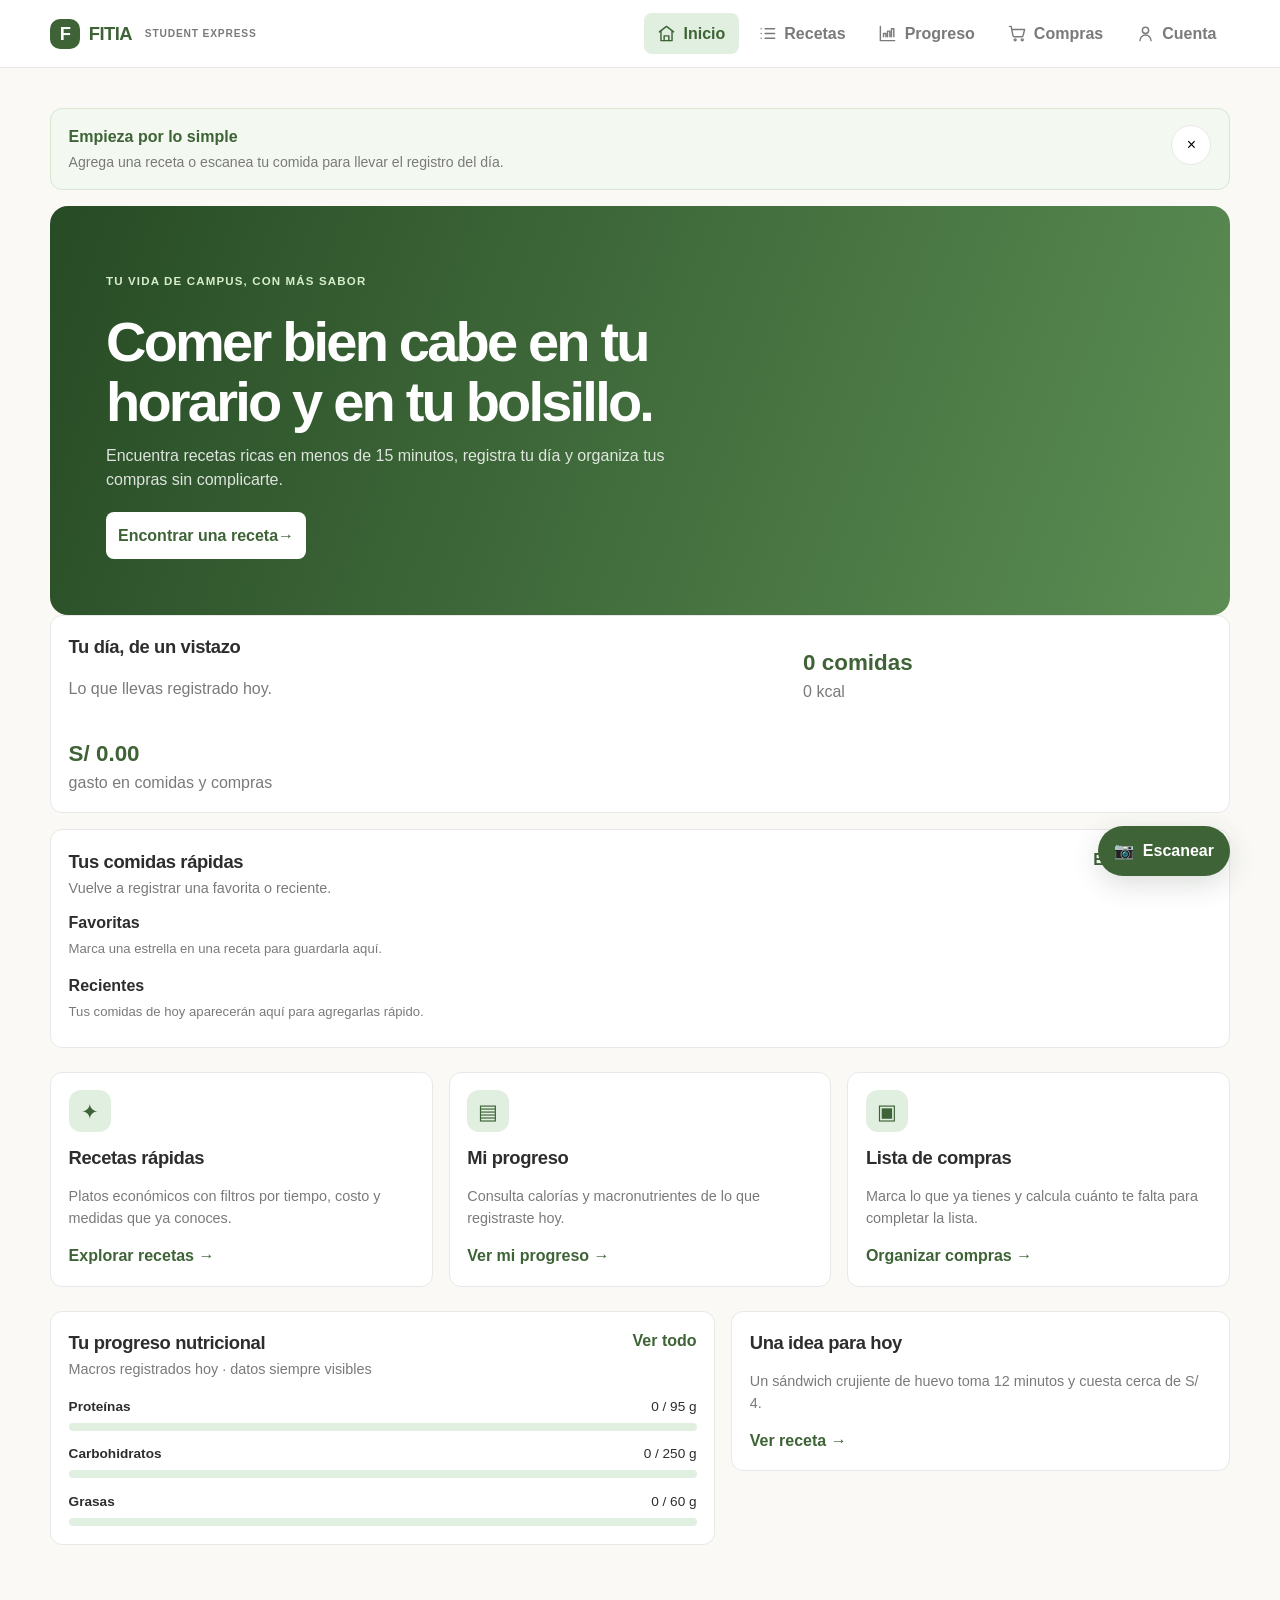
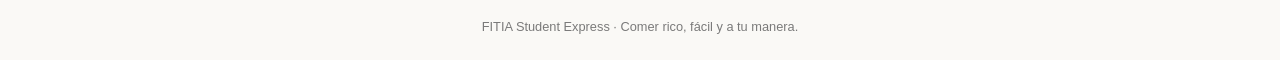
<file: index.html>
<!DOCTYPE html>
<html lang="es">
<head>
    <meta charset="UTF-8">
    <meta name="viewport" content="width=device-width, initial-scale=1.0">
    <meta name="theme-color" content="#3E6336">
    <title>Inicio | FITIA Student Express</title>
    <link rel="stylesheet" href="css/styles.css">
    <script src="js/app.js" defer></script>
</head>
<body>
    <header class="site-header">
        <a class="brand" href="index.html" aria-label="FITIA Student Express, inicio"><span class="brand-mark">F</span> FITIA <span class="brand-express">STUDENT EXPRESS</span></a>
        <nav class="desktop-nav" aria-label="Navegación principal">
            <a class="active" href="index.html" aria-current="page"><svg class="nav-icon" viewBox="0 0 24 24" aria-hidden="true" focusable="false"><path d="m3 10 9-7 9 7"/><path d="M5 9v12h14V9"/><path d="M9 21v-6h6v6"/></svg><span>Inicio</span></a>
            <a href="pages/recetas.html"><svg class="nav-icon" viewBox="0 0 24 24" aria-hidden="true" focusable="false"><path d="M9 6h12M9 12h12M9 18h12"/><path d="M4 6h.01M4 12h.01M4 18h.01"/></svg><span>Recetas</span></a>
            <a href="pages/progreso.html"><svg class="nav-icon" viewBox="0 0 24 24" aria-hidden="true" focusable="false"><path d="M3 3v18h18"/><path d="M7 16v-4h3v4M12 16V9h3v7M17 16V6h3v10"/></svg><span>Progreso</span></a>
            <a href="pages/compras.html"><svg class="nav-icon" viewBox="0 0 24 24" aria-hidden="true" focusable="false"><path d="M2 3h2l2.2 11.5a2 2 0 0 0 2 1.6h8.9a2 2 0 0 0 2-1.6L21 7H5"/><circle cx="9" cy="20" r="1.25"/><circle cx="18" cy="20" r="1.25"/></svg><span>Compras</span></a>
            <a href="pages/cuenta.html"><svg class="nav-icon" viewBox="0 0 24 24" aria-hidden="true" focusable="false"><circle cx="12" cy="8" r="4"/><path d="M5 21a7 7 0 0 1 14 0"/></svg><span>Cuenta</span></a>
        </nav>
    </header>
    <main class="page-shell">
        <aside class="module-guide surface" data-module-guide="inicio" hidden>
            <div><strong>Empieza por lo simple</strong><p>Agrega una receta o escanea tu comida para llevar el registro del día.</p></div>
            <button class="icon-button" type="button" data-dismiss-guide aria-label="Cerrar guía">×</button>
        </aside>
        <section class="hero">
            <p class="eyebrow">TU VIDA DE CAMPUS, CON MÁS SABOR</p>
            <h1>Comer bien cabe en tu horario y en tu bolsillo.</h1>
            <p>Encuentra recetas ricas en menos de 15 minutos, registra tu día y organiza tus compras sin complicarte.</p>
            <a class="button" href="pages/recetas.html">Encontrar una receta <span aria-hidden="true">→</span></a>
        </section>
        <section class="budget-card surface" aria-label="Resumen de hoy">
            <div><h2>Tu día, de un vistazo</h2><p class="muted">Lo que llevas registrado hoy.</p></div>
            <div><strong id="meal-count">0 comidas</strong><span id="total-calories" class="muted">0 kcal</span></div>
            <div><strong id="total-cost">S/ 0.00</strong><span class="muted">gasto en comidas y compras</span></div>
        </section>
        <section class="quick-meals panel surface" aria-labelledby="quick-meals-title">
            <div class="section-title-row"><div><h2 id="quick-meals-title">Tus comidas rápidas</h2><p class="muted">Vuelve a registrar una favorita o reciente.</p></div><a class="text-link" href="pages/progreso.html">Editar registros</a></div>
            <div id="quick-meals" class="quick-meal-list"></div>
        </section>
        <section class="home-grid" aria-label="Herramientas de FITIA">
            <article class="feature-card surface"><span class="feature-icon" aria-hidden="true">✦</span><h2>Recetas rápidas</h2><p>Platos económicos con filtros por tiempo, costo y medidas que ya conoces.</p><a class="text-link" href="pages/recetas.html">Explorar recetas →</a></article>
            <article class="feature-card surface"><span class="feature-icon" aria-hidden="true">▤</span><h2>Mi progreso</h2><p>Consulta calorías y macronutrientes de lo que registraste hoy.</p><a class="text-link" href="pages/progreso.html">Ver mi progreso →</a></article>
            <article class="feature-card surface"><span class="feature-icon" aria-hidden="true">▣</span><h2>Lista de compras</h2><p>Marca lo que ya tienes y calcula cuánto te falta para completar la lista.</p><a class="text-link" href="pages/compras.html">Organizar compras →</a></article>
        </section>
        <section class="dashboard-grid">
            <article class="panel surface"><div class="section-title-row"><div><h2>Tu progreso nutricional</h2><p>Macros registrados hoy · datos siempre visibles</p></div><a class="text-link" href="pages/progreso.html">Ver todo</a></div>
                <div class="macro-bars spaced-top">
                    <div class="macro-line"><strong>Proteínas</strong><span id="protein-value">0 / 95 g</span><div class="progress-track"><span id="protein-bar"></span></div></div>
                    <div class="macro-line"><strong>Carbohidratos</strong><span id="carbs-value">0 / 250 g</span><div class="progress-track"><span id="carbs-bar"></span></div></div>
                    <div class="macro-line"><strong>Grasas</strong><span id="fat-value">0 / 60 g</span><div class="progress-track"><span id="fat-bar"></span></div></div>
                </div>
            </article>
            <aside class="panel surface"><h2>Una idea para hoy</h2><p>Un sándwich crujiente de huevo toma 12 minutos y cuesta cerca de S/ 4.</p><a class="text-link" href="pages/recetas.html">Ver receta →</a></aside>
        </section>
    </main>
    <footer class="footer">FITIA Student Express · Comer rico, fácil y a tu manera.</footer>
    <nav class="mobile-nav" aria-label="Navegación móvil">
        <a class="active" href="index.html" aria-current="page"><svg class="nav-icon" viewBox="0 0 24 24" aria-hidden="true" focusable="false"><path d="m3 10 9-7 9 7"/><path d="M5 9v12h14V9"/><path d="M9 21v-6h6v6"/></svg><span>Inicio</span></a>
        <a href="pages/recetas.html"><svg class="nav-icon" viewBox="0 0 24 24" aria-hidden="true" focusable="false"><path d="M9 6h12M9 12h12M9 18h12"/><path d="M4 6h.01M4 12h.01M4 18h.01"/></svg><span>Recetas</span></a>
        <a href="pages/progreso.html"><svg class="nav-icon" viewBox="0 0 24 24" aria-hidden="true" focusable="false"><path d="M3 3v18h18"/><path d="M7 16v-4h3v4M12 16V9h3v7M17 16V6h3v10"/></svg><span>Progreso</span></a>
        <a href="pages/compras.html"><svg class="nav-icon" viewBox="0 0 24 24" aria-hidden="true" focusable="false"><path d="M2 3h2l2.2 11.5a2 2 0 0 0 2 1.6h8.9a2 2 0 0 0 2-1.6L21 7H5"/><circle cx="9" cy="20" r="1.25"/><circle cx="18" cy="20" r="1.25"/></svg><span>Compras</span></a>
        <a href="pages/cuenta.html"><svg class="nav-icon" viewBox="0 0 24 24" aria-hidden="true" focusable="false"><circle cx="12" cy="8" r="4"/><path d="M5 21a7 7 0 0 1 14 0"/></svg><span>Cuenta</span></a>
    </nav>
    <div id="toast" class="toast" role="status" aria-live="polite"></div>
</body>
</html>
</file>
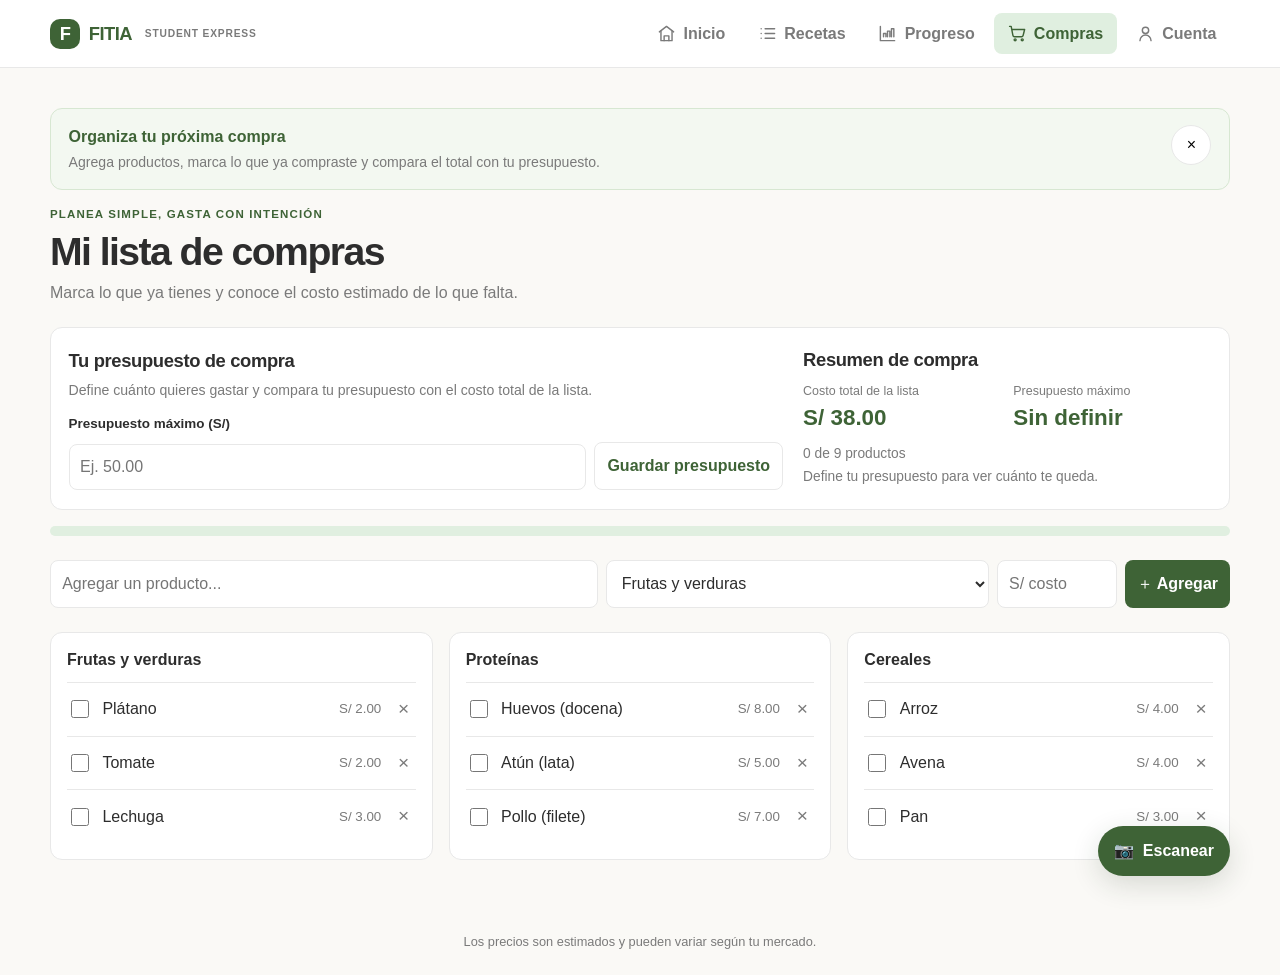
<file: pages/compras.html>
<!DOCTYPE html>
<html lang="es">
<head>
    <meta charset="UTF-8">
    <meta name="viewport" content="width=device-width, initial-scale=1.0">
    <meta name="theme-color" content="#3E6336">
    <title>Lista de compras | FITIA Student Express</title>
    <link rel="stylesheet" href="../css/styles.css">
    <script src="../js/app.js" defer></script>
</head>
<body>
    <header class="site-header">
        <a class="brand" href="../index.html" aria-label="FITIA Student Express, inicio"><span class="brand-mark">F</span> FITIA <span class="brand-express">STUDENT EXPRESS</span></a>
        <nav class="desktop-nav" aria-label="Navegación principal">
            <a href="../index.html"><svg class="nav-icon" viewBox="0 0 24 24" aria-hidden="true" focusable="false"><path d="m3 10 9-7 9 7"/><path d="M5 9v12h14V9"/><path d="M9 21v-6h6v6"/></svg><span>Inicio</span></a>
            <a href="recetas.html"><svg class="nav-icon" viewBox="0 0 24 24" aria-hidden="true" focusable="false"><path d="M9 6h12M9 12h12M9 18h12"/><path d="M4 6h.01M4 12h.01M4 18h.01"/></svg><span>Recetas</span></a>
            <a href="progreso.html"><svg class="nav-icon" viewBox="0 0 24 24" aria-hidden="true" focusable="false"><path d="M3 3v18h18"/><path d="M7 16v-4h3v4M12 16V9h3v7M17 16V6h3v10"/></svg><span>Progreso</span></a>
            <a class="active" href="compras.html" aria-current="page"><svg class="nav-icon" viewBox="0 0 24 24" aria-hidden="true" focusable="false"><path d="M2 3h2l2.2 11.5a2 2 0 0 0 2 1.6h8.9a2 2 0 0 0 2-1.6L21 7H5"/><circle cx="9" cy="20" r="1.25"/><circle cx="18" cy="20" r="1.25"/></svg><span>Compras</span></a>
            <a href="cuenta.html"><svg class="nav-icon" viewBox="0 0 24 24" aria-hidden="true" focusable="false"><circle cx="12" cy="8" r="4"/><path d="M5 21a7 7 0 0 1 14 0"/></svg><span>Cuenta</span></a>
        </nav>
    </header>
    <main class="page-shell">
        <aside class="module-guide surface" data-module-guide="compras" hidden>
            <div><strong>Organiza tu próxima compra</strong><p>Agrega productos, marca lo que ya compraste y compara el total con tu presupuesto.</p></div>
            <button class="icon-button" type="button" data-dismiss-guide aria-label="Cerrar guía">×</button>
        </aside>
        <section class="page-heading"><p class="eyebrow">PLANEA SIMPLE, GASTA CON INTENCIÓN</p><h1>Mi lista de compras</h1><p>Marca lo que ya tienes y conoce el costo estimado de lo que falta.</p></section>
        <section class="budget-card surface" aria-label="Presupuesto de compras">
            <div class="budget-editor">
                <h2>Tu presupuesto de compra</h2>
                <p class="muted">Define cuánto quieres gastar y compara tu presupuesto con el costo total de la lista.</p>
                <form id="shopping-budget-form" class="shopping-budget-form">
                    <label for="shopping-budget">Presupuesto máximo (S/)</label>
                    <input id="shopping-budget" type="number" min="0" step="0.10" inputmode="decimal" placeholder="Ej. 50.00">
                    <button class="button button-secondary" type="submit">Guardar presupuesto</button>
                </form>
            </div>
            <div class="shopping-budget-summary">
                <h2>Resumen de compra</h2>
                <div class="shopping-budget-totals">
                    <div><span class="muted">Costo total de la lista</span><strong id="shopping-total">S/ 0.00</strong></div>
                    <div><span class="muted">Presupuesto máximo</span><strong id="shopping-budget-value">Sin definir</strong></div>
                </div>
                <p id="shopping-count" class="muted">0 de 0 productos</p>
                <p id="shopping-budget-status" class="shopping-budget-status muted" aria-live="polite">Define tu presupuesto para ver cuánto te queda.</p>
            </div>
        </section>
        <div class="progress-track shopping-progress" role="progressbar" aria-label="Productos comprados" aria-valuemin="0" aria-valuemax="100"><span id="shopping-progress"></span></div>
        <form id="add-item-form" class="add-item-form">
            <label class="sr-only" for="new-item">Agregar producto a la lista</label>
            <input id="new-item" type="text" maxlength="60" placeholder="Agregar un producto..." required>
            <label class="sr-only" for="item-category">Categoría del producto</label>
            <select id="item-category" aria-label="Categoría del producto">
                <option value="Frutas y verduras">Frutas y verduras</option>
                <option value="Proteínas">Proteínas</option>
                <option value="Cereales">Cereales</option>
                <option value="__custom__">＋ Crear categoría personalizada</option>
            </select>
            <label class="sr-only" for="custom-category">Nombre de la nueva categoría</label>
            <input id="custom-category" type="text" maxlength="40" placeholder="Nombre de la categoría" hidden>
            <label class="sr-only" for="new-item-cost">Costo estimado en soles, opcional</label>
            <input id="new-item-cost" class="cost-input" type="number" min="0" step="0.10" inputmode="decimal" placeholder="S/ costo">
            <button class="button button-primary" type="submit">＋ Agregar</button>
        </form>
        <section id="shopping-list" class="home-grid" aria-label="Productos por categoría"></section>
    </main>
    <footer class="footer">Los precios son estimados y pueden variar según tu mercado.</footer>
    <nav class="mobile-nav" aria-label="Navegación móvil">
        <a href="../index.html"><svg class="nav-icon" viewBox="0 0 24 24" aria-hidden="true" focusable="false"><path d="m3 10 9-7 9 7"/><path d="M5 9v12h14V9"/><path d="M9 21v-6h6v6"/></svg><span>Inicio</span></a>
        <a href="recetas.html"><svg class="nav-icon" viewBox="0 0 24 24" aria-hidden="true" focusable="false"><path d="M9 6h12M9 12h12M9 18h12"/><path d="M4 6h.01M4 12h.01M4 18h.01"/></svg><span>Recetas</span></a>
        <a href="progreso.html"><svg class="nav-icon" viewBox="0 0 24 24" aria-hidden="true" focusable="false"><path d="M3 3v18h18"/><path d="M7 16v-4h3v4M12 16V9h3v7M17 16V6h3v10"/></svg><span>Progreso</span></a>
        <a class="active" href="compras.html" aria-current="page"><svg class="nav-icon" viewBox="0 0 24 24" aria-hidden="true" focusable="false"><path d="M2 3h2l2.2 11.5a2 2 0 0 0 2 1.6h8.9a2 2 0 0 0 2-1.6L21 7H5"/><circle cx="9" cy="20" r="1.25"/><circle cx="18" cy="20" r="1.25"/></svg><span>Compras</span></a>
        <a href="cuenta.html"><svg class="nav-icon" viewBox="0 0 24 24" aria-hidden="true" focusable="false"><circle cx="12" cy="8" r="4"/><path d="M5 21a7 7 0 0 1 14 0"/></svg><span>Cuenta</span></a>
    </nav>
    <div id="toast" class="toast" role="status" aria-live="polite"></div>
</body>
</html>
</file>
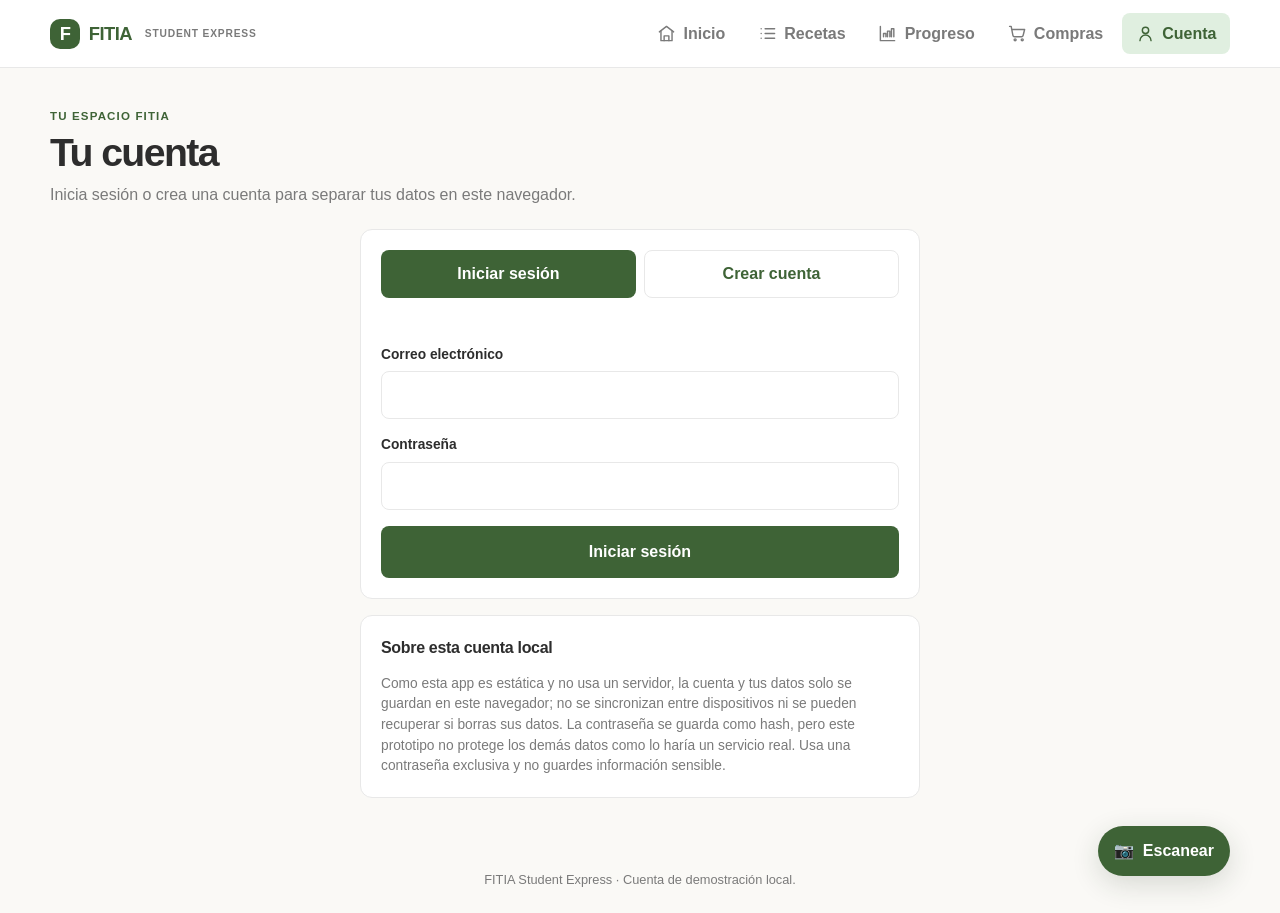
<file: pages/cuenta.html>
<!DOCTYPE html>
<html lang="es">
<head>
    <meta charset="UTF-8">
    <meta name="viewport" content="width=device-width, initial-scale=1.0">
    <meta name="theme-color" content="#3E6336">
    <title>Mi cuenta | FITIA Student Express</title>
    <link rel="stylesheet" href="../css/styles.css">
    <script src="../js/app.js" defer></script>
</head>
<body>
    <header class="site-header">
        <a class="brand" href="../index.html" aria-label="FITIA Student Express, inicio"><span class="brand-mark">F</span> FITIA <span class="brand-express">STUDENT EXPRESS</span></a>
        <nav class="desktop-nav" aria-label="Navegación principal">
            <a href="../index.html"><svg class="nav-icon" viewBox="0 0 24 24" aria-hidden="true" focusable="false"><path d="m3 10 9-7 9 7"/><path d="M5 9v12h14V9"/><path d="M9 21v-6h6v6"/></svg><span>Inicio</span></a>
            <a href="recetas.html"><svg class="nav-icon" viewBox="0 0 24 24" aria-hidden="true" focusable="false"><path d="M9 6h12M9 12h12M9 18h12"/><path d="M4 6h.01M4 12h.01M4 18h.01"/></svg><span>Recetas</span></a>
            <a href="progreso.html"><svg class="nav-icon" viewBox="0 0 24 24" aria-hidden="true" focusable="false"><path d="M3 3v18h18"/><path d="M7 16v-4h3v4M12 16V9h3v7M17 16V6h3v10"/></svg><span>Progreso</span></a>
            <a href="compras.html"><svg class="nav-icon" viewBox="0 0 24 24" aria-hidden="true" focusable="false"><path d="M2 3h2l2.2 11.5a2 2 0 0 0 2 1.6h8.9a2 2 0 0 0 2-1.6L21 7H5"/><circle cx="9" cy="20" r="1.25"/><circle cx="18" cy="20" r="1.25"/></svg><span>Compras</span></a>
            <a class="active" href="cuenta.html" aria-current="page"><svg class="nav-icon" viewBox="0 0 24 24" aria-hidden="true" focusable="false"><circle cx="12" cy="8" r="4"/><path d="M5 21a7 7 0 0 1 14 0"/></svg><span>Cuenta</span></a>
        </nav>
    </header>
    <main class="page-shell">
        <section class="page-heading">
            <p class="eyebrow">TU ESPACIO FITIA</p>
            <h1>Tu cuenta</h1>
            <p>Inicia sesión o crea una cuenta para separar tus datos en este navegador.</p>
        </section>
        <section id="account-guest" class="auth-card surface" hidden>
            <div id="auth-tabs" class="auth-tabs" role="group" aria-label="Elegir acceso">
                <button class="button button-primary" type="button" data-mode="login" aria-pressed="true">Iniciar sesión</button>
                <button class="button button-secondary" type="button" data-mode="register" aria-pressed="false">Crear cuenta</button>
            </div>
            <p id="auth-message" class="auth-message" role="status" aria-live="polite"></p>
            <form id="login-form" class="auth-form">
                <div class="form-field"><label for="login-email">Correo electrónico</label><input id="login-email" type="email" name="email" autocomplete="username" maxlength="254" required></div>
                <div class="form-field"><label for="login-password">Contraseña</label><input id="login-password" type="password" name="password" autocomplete="current-password" required></div>
                <button class="button button-primary button-full" type="submit">Iniciar sesión</button>
            </form>
            <form id="register-form" class="auth-form" hidden>
                <div class="form-field"><label for="register-name">Nombre</label><input id="register-name" type="text" name="name" autocomplete="name" maxlength="100" required></div>
                <div class="form-field"><label for="register-email">Correo electrónico</label><input id="register-email" type="email" name="email" autocomplete="email" maxlength="254" required></div>
                <div class="form-field"><label for="register-password">Contraseña (mínimo 8 caracteres)</label><input id="register-password" type="password" name="new-password" autocomplete="new-password" minlength="8" required></div>
                <div class="form-field"><label for="register-confirm-password">Confirmar contraseña</label><input id="register-confirm-password" type="password" name="confirm-password" autocomplete="new-password" minlength="8" required></div>
                <button class="button button-primary button-full" type="submit">Crear cuenta</button>
            </form>
        </section>
        <section id="account-session" class="account-panel surface" aria-labelledby="account-greeting" hidden>
            <span class="feature-icon" aria-hidden="true">☺</span>
            <h2 id="account-greeting">¡Hola!</h2>
            <p class="muted">Sesión iniciada como <strong id="account-email"></strong></p>
            <p id="account-message" class="auth-message" role="status" aria-live="polite"></p>
            <button id="logout-button" class="button button-secondary button-full" type="button">Cerrar sesión</button>
        </section>
        <aside class="local-account-notice surface">
            <h2>Sobre esta cuenta local</h2>
            <p>Como esta app es estática y no usa un servidor, la cuenta y tus datos solo se guardan en este navegador; no se sincronizan entre dispositivos ni se pueden recuperar si borras sus datos. La contraseña se guarda como hash, pero este prototipo no protege los demás datos como lo haría un servicio real. Usa una contraseña exclusiva y no guardes información sensible.</p>
        </aside>
    </main>
    <footer class="footer">FITIA Student Express · Cuenta de demostración local.</footer>
    <nav class="mobile-nav" aria-label="Navegación móvil">
        <a href="../index.html"><svg class="nav-icon" viewBox="0 0 24 24" aria-hidden="true" focusable="false"><path d="m3 10 9-7 9 7"/><path d="M5 9v12h14V9"/><path d="M9 21v-6h6v6"/></svg><span>Inicio</span></a>
        <a href="recetas.html"><svg class="nav-icon" viewBox="0 0 24 24" aria-hidden="true" focusable="false"><path d="M9 6h12M9 12h12M9 18h12"/><path d="M4 6h.01M4 12h.01M4 18h.01"/></svg><span>Recetas</span></a>
        <a href="progreso.html"><svg class="nav-icon" viewBox="0 0 24 24" aria-hidden="true" focusable="false"><path d="M3 3v18h18"/><path d="M7 16v-4h3v4M12 16V9h3v7M17 16V6h3v10"/></svg><span>Progreso</span></a>
        <a href="compras.html"><svg class="nav-icon" viewBox="0 0 24 24" aria-hidden="true" focusable="false"><path d="M2 3h2l2.2 11.5a2 2 0 0 0 2 1.6h8.9a2 2 0 0 0 2-1.6L21 7H5"/><circle cx="9" cy="20" r="1.25"/><circle cx="18" cy="20" r="1.25"/></svg><span>Compras</span></a>
        <a class="active" href="cuenta.html" aria-current="page"><svg class="nav-icon" viewBox="0 0 24 24" aria-hidden="true" focusable="false"><circle cx="12" cy="8" r="4"/><path d="M5 21a7 7 0 0 1 14 0"/></svg><span>Cuenta</span></a>
    </nav>
    <div id="toast" class="toast" role="status" aria-live="polite"></div>
</body>
</html>
</file>
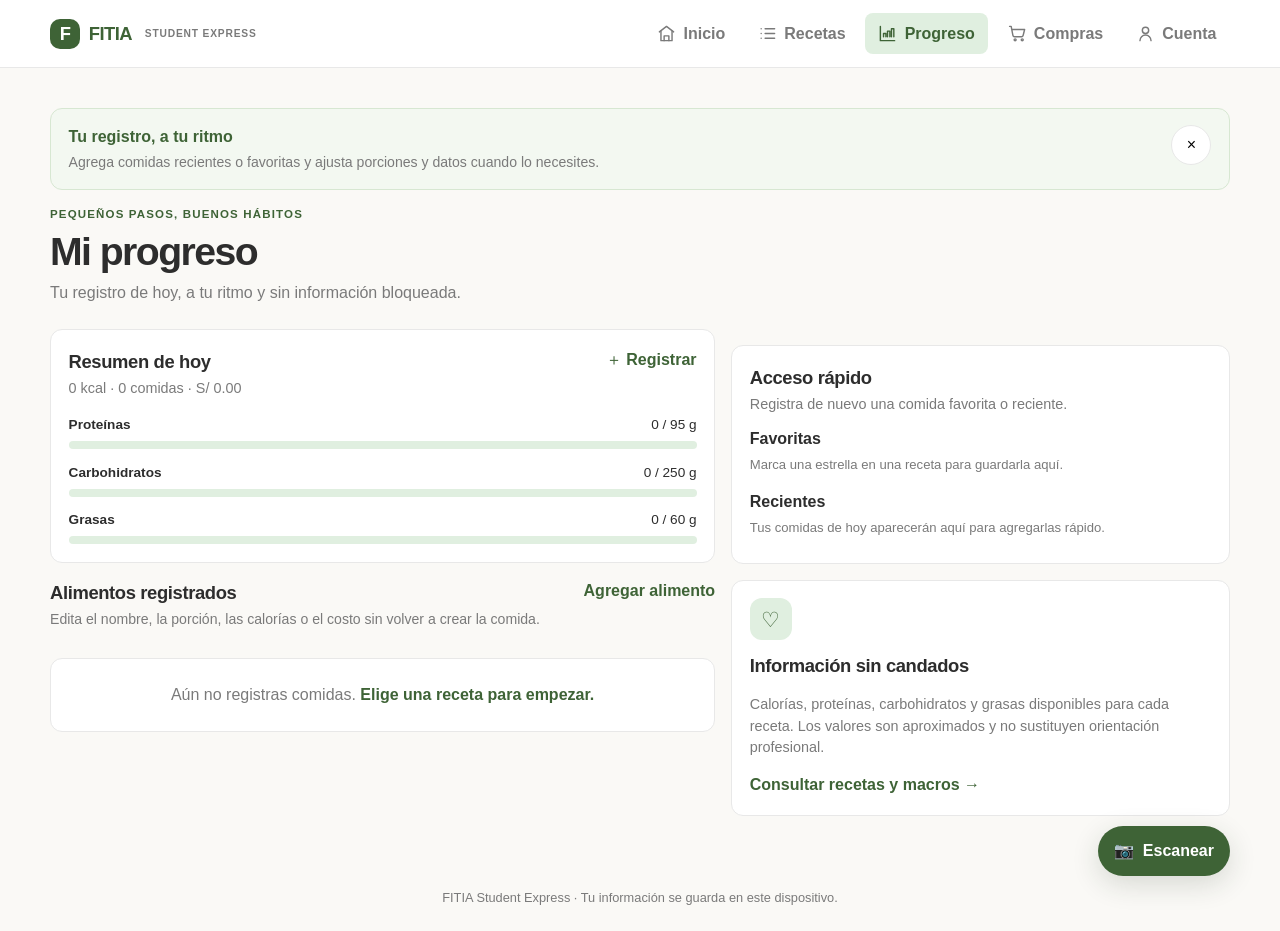
<file: pages/progreso.html>
<!DOCTYPE html>
<html lang="es">
<head>
    <meta charset="UTF-8">
    <meta name="viewport" content="width=device-width, initial-scale=1.0">
    <meta name="theme-color" content="#3E6336">
    <title>Mi progreso | FITIA Student Express</title>
    <link rel="stylesheet" href="../css/styles.css">
    <script src="../js/app.js" defer></script>
</head>
<body>
    <header class="site-header">
        <a class="brand" href="../index.html" aria-label="FITIA Student Express, inicio"><span class="brand-mark">F</span> FITIA <span class="brand-express">STUDENT EXPRESS</span></a>
        <nav class="desktop-nav" aria-label="Navegación principal">
            <a href="../index.html"><svg class="nav-icon" viewBox="0 0 24 24" aria-hidden="true" focusable="false"><path d="m3 10 9-7 9 7"/><path d="M5 9v12h14V9"/><path d="M9 21v-6h6v6"/></svg><span>Inicio</span></a>
            <a href="recetas.html"><svg class="nav-icon" viewBox="0 0 24 24" aria-hidden="true" focusable="false"><path d="M9 6h12M9 12h12M9 18h12"/><path d="M4 6h.01M4 12h.01M4 18h.01"/></svg><span>Recetas</span></a>
            <a class="active" href="progreso.html" aria-current="page"><svg class="nav-icon" viewBox="0 0 24 24" aria-hidden="true" focusable="false"><path d="M3 3v18h18"/><path d="M7 16v-4h3v4M12 16V9h3v7M17 16V6h3v10"/></svg><span>Progreso</span></a>
            <a href="compras.html"><svg class="nav-icon" viewBox="0 0 24 24" aria-hidden="true" focusable="false"><path d="M2 3h2l2.2 11.5a2 2 0 0 0 2 1.6h8.9a2 2 0 0 0 2-1.6L21 7H5"/><circle cx="9" cy="20" r="1.25"/><circle cx="18" cy="20" r="1.25"/></svg><span>Compras</span></a>
            <a href="cuenta.html"><svg class="nav-icon" viewBox="0 0 24 24" aria-hidden="true" focusable="false"><circle cx="12" cy="8" r="4"/><path d="M5 21a7 7 0 0 1 14 0"/></svg><span>Cuenta</span></a>
        </nav>
    </header>
    <main class="page-shell">
        <aside class="module-guide surface" data-module-guide="progreso" hidden>
            <div><strong>Tu registro, a tu ritmo</strong><p>Agrega comidas recientes o favoritas y ajusta porciones y datos cuando lo necesites.</p></div>
            <button class="icon-button" type="button" data-dismiss-guide aria-label="Cerrar guía">×</button>
        </aside>
        <section class="page-heading"><p class="eyebrow">PEQUEÑOS PASOS, BUENOS HÁBITOS</p><h1>Mi progreso</h1><p>Tu registro de hoy, a tu ritmo y sin información bloqueada.</p></section>
        <section class="dashboard-grid">
            <div>
                <article class="panel surface">
                    <div class="section-title-row"><div><h2>Resumen de hoy</h2><p><span id="total-calories">0 kcal</span> · <span id="meal-count">0 comidas</span> · <span class="sr-only">Gasto en comidas y compras: </span><span id="total-cost">S/ 0.00</span></p></div><a class="text-link" href="recetas.html">＋ Registrar</a></div>
                    <div class="macro-bars spaced-top">
                        <div class="macro-line"><strong>Proteínas</strong><span id="protein-value">0 / 95 g</span><div class="progress-track" role="progressbar" aria-label="Proteínas consumidas" aria-valuemin="0" aria-valuemax="95"><span id="protein-bar"></span></div></div>
                        <div class="macro-line"><strong>Carbohidratos</strong><span id="carbs-value">0 / 250 g</span><div class="progress-track" role="progressbar" aria-label="Carbohidratos consumidos" aria-valuemin="0" aria-valuemax="250"><span id="carbs-bar"></span></div></div>
                        <div class="macro-line"><strong>Grasas</strong><span id="fat-value">0 / 60 g</span><div class="progress-track" role="progressbar" aria-label="Grasas consumidas" aria-valuemin="0" aria-valuemax="60"><span id="fat-bar"></span></div></div>
                    </div>
                </article>
                <section class="meal-section" aria-labelledby="meals-title"><div class="section-title-row meal-section-heading"><div><h2 id="meals-title">Alimentos registrados</h2><p class="muted">Edita el nombre, la porción, las calorías o el costo sin volver a crear la comida.</p></div><a class="text-link" href="recetas.html">Agregar alimento</a></div><div id="meal-list" class="meal-list"></div><p id="empty-meals" class="empty-state surface">Aún no registras comidas. <a class="text-link" href="recetas.html">Elige una receta para empezar.</a></p></section>
            </div>
            <aside>
                <section class="quick-meals panel surface" aria-labelledby="quick-meals-title"><div class="section-title-row"><div><h2 id="quick-meals-title">Acceso rápido</h2><p class="muted">Registra de nuevo una comida favorita o reciente.</p></div></div><div id="quick-meals" class="quick-meal-list"></div></section>
                <section class="panel surface info-panel"><span class="feature-icon" aria-hidden="true">♡</span><h2>Información sin candados</h2><p>Calorías, proteínas, carbohidratos y grasas disponibles para cada receta. Los valores son aproximados y no sustituyen orientación profesional.</p><a class="text-link" href="recetas.html">Consultar recetas y macros →</a></section>
            </aside>
        </section>
    </main>
    <footer class="footer">FITIA Student Express · Tu información se guarda en este dispositivo.</footer>
    <nav class="mobile-nav" aria-label="Navegación móvil">
        <a href="../index.html"><svg class="nav-icon" viewBox="0 0 24 24" aria-hidden="true" focusable="false"><path d="m3 10 9-7 9 7"/><path d="M5 9v12h14V9"/><path d="M9 21v-6h6v6"/></svg><span>Inicio</span></a>
        <a href="recetas.html"><svg class="nav-icon" viewBox="0 0 24 24" aria-hidden="true" focusable="false"><path d="M9 6h12M9 12h12M9 18h12"/><path d="M4 6h.01M4 12h.01M4 18h.01"/></svg><span>Recetas</span></a>
        <a class="active" href="progreso.html" aria-current="page"><svg class="nav-icon" viewBox="0 0 24 24" aria-hidden="true" focusable="false"><path d="M3 3v18h18"/><path d="M7 16v-4h3v4M12 16V9h3v7M17 16V6h3v10"/></svg><span>Progreso</span></a>
        <a href="compras.html"><svg class="nav-icon" viewBox="0 0 24 24" aria-hidden="true" focusable="false"><path d="M2 3h2l2.2 11.5a2 2 0 0 0 2 1.6h8.9a2 2 0 0 0 2-1.6L21 7H5"/><circle cx="9" cy="20" r="1.25"/><circle cx="18" cy="20" r="1.25"/></svg><span>Compras</span></a>
        <a href="cuenta.html"><svg class="nav-icon" viewBox="0 0 24 24" aria-hidden="true" focusable="false"><circle cx="12" cy="8" r="4"/><path d="M5 21a7 7 0 0 1 14 0"/></svg><span>Cuenta</span></a>
    </nav>
    <div id="toast" class="toast" role="status" aria-live="polite"></div>
</body>
</html>
</file>
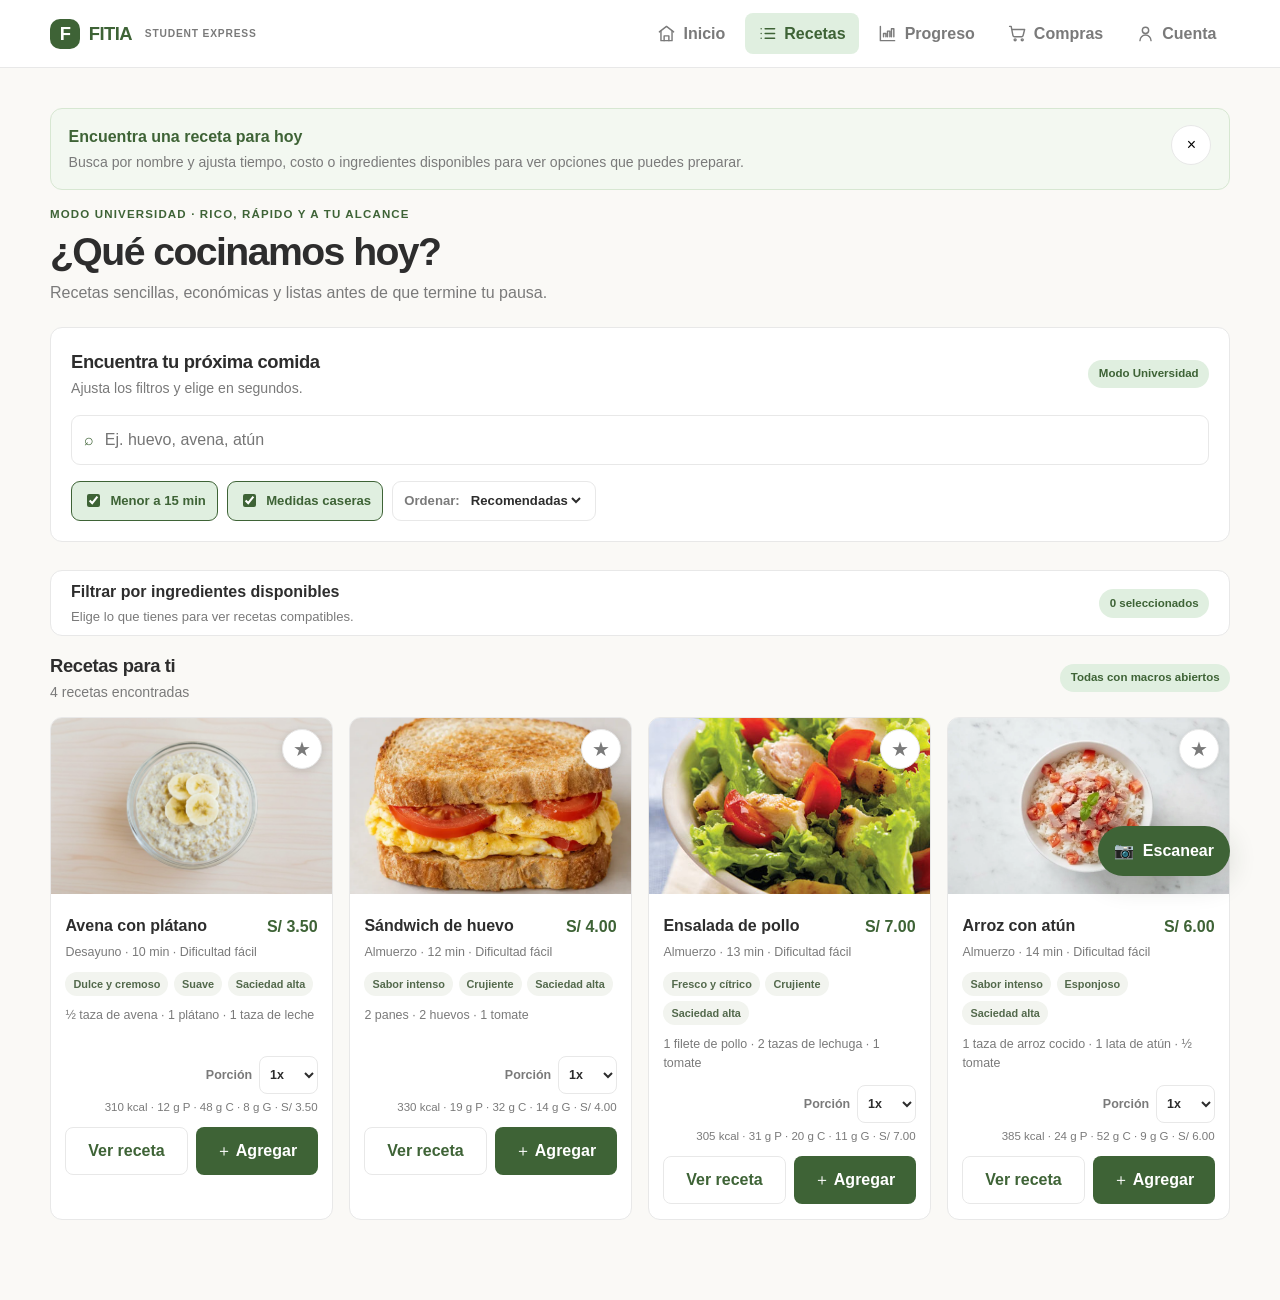
<file: pages/recetas.html>
<!DOCTYPE html>
<html lang="es">
<head>
    <meta charset="UTF-8">
    <meta name="viewport" content="width=device-width, initial-scale=1.0">
    <meta name="theme-color" content="#3E6336">
    <title>Recetas rápidas | FITIA Student Express</title>
    <link rel="stylesheet" href="../css/styles.css">
    <script src="../js/app.js" defer></script>
</head>
<body>
    <header class="site-header">
        <a class="brand" href="../index.html" aria-label="FITIA Student Express, inicio"><span class="brand-mark">F</span> FITIA <span class="brand-express">STUDENT EXPRESS</span></a>
        <nav class="desktop-nav" aria-label="Navegación principal">
            <a href="../index.html"><svg class="nav-icon" viewBox="0 0 24 24" aria-hidden="true" focusable="false"><path d="m3 10 9-7 9 7"/><path d="M5 9v12h14V9"/><path d="M9 21v-6h6v6"/></svg><span>Inicio</span></a>
            <a class="active" href="recetas.html" aria-current="page"><svg class="nav-icon" viewBox="0 0 24 24" aria-hidden="true" focusable="false"><path d="M9 6h12M9 12h12M9 18h12"/><path d="M4 6h.01M4 12h.01M4 18h.01"/></svg><span>Recetas</span></a>
            <a href="progreso.html"><svg class="nav-icon" viewBox="0 0 24 24" aria-hidden="true" focusable="false"><path d="M3 3v18h18"/><path d="M7 16v-4h3v4M12 16V9h3v7M17 16V6h3v10"/></svg><span>Progreso</span></a>
            <a href="compras.html"><svg class="nav-icon" viewBox="0 0 24 24" aria-hidden="true" focusable="false"><path d="M2 3h2l2.2 11.5a2 2 0 0 0 2 1.6h8.9a2 2 0 0 0 2-1.6L21 7H5"/><circle cx="9" cy="20" r="1.25"/><circle cx="18" cy="20" r="1.25"/></svg><span>Compras</span></a>
            <a href="cuenta.html"><svg class="nav-icon" viewBox="0 0 24 24" aria-hidden="true" focusable="false"><circle cx="12" cy="8" r="4"/><path d="M5 21a7 7 0 0 1 14 0"/></svg><span>Cuenta</span></a>
        </nav>
    </header>
    <main class="page-shell">
        <aside class="module-guide surface" data-module-guide="recetas" hidden>
            <div><strong>Encuentra una receta para hoy</strong><p>Busca por nombre y ajusta tiempo, costo o ingredientes disponibles para ver opciones que puedes preparar.</p></div>
            <button class="icon-button" type="button" data-dismiss-guide aria-label="Cerrar guía">×</button>
        </aside>
        <section class="page-heading">
            <p class="eyebrow">MODO UNIVERSIDAD · RICO, RÁPIDO Y A TU ALCANCE</p>
            <h1>¿Qué cocinamos hoy?</h1>
            <p>Recetas sencillas, económicas y listas antes de que termine tu pausa.</p>
        </section>
        <section class="filter-panel surface" aria-labelledby="filters-title">
            <div class="section-title-row"><div><h2 id="filters-title">Encuentra tu próxima comida</h2><p class="muted">Ajusta los filtros y elige en segundos.</p></div><span class="mode-badge">Modo Universidad</span></div>
            <label class="search-field"><span aria-hidden="true">⌕</span><span class="sr-only">Buscar recetas o ingredientes</span><input id="recipe-search" type="search" placeholder="Ej. huevo, avena, atún"></label>
            <div class="filter-row">
                <label class="filter-chip"><input id="quick-filter" type="checkbox" checked><span>Menor a 15 min</span></label>
                <label class="filter-chip"><input id="home-measures" type="checkbox" checked><span>Medidas caseras</span></label>
                <label class="filter-chip select-chip" for="sort-recipes">Ordenar:
                    <select id="sort-recipes" aria-label="Ordenar recetas"><option value="recommended">Recomendadas</option><option value="cost">Menor costo</option><option value="time">Menor tiempo</option></select>
                </label>
            </div>
        </section>
        <details class="available-panel surface">
            <summary><span><strong id="available-title">Filtrar por ingredientes disponibles</strong><span class="muted">Elige lo que tienes para ver recetas compatibles.</span></span><span id="selected-count" class="mode-badge" aria-live="polite">0 seleccionados</span></summary>
            <div class="available-content">
                <label class="search-field"><span aria-hidden="true">⌕</span><span class="sr-only">Buscar ingrediente disponible</span><input id="ingredient-search" type="search" placeholder="Buscar ingrediente..."></label>
                <div id="ingredient-categories" class="category-filters" role="group" aria-label="Filtrar ingredientes por categoría">
                    <button class="category-filter" type="button" data-category="Todos" aria-pressed="true">Todos</button>
                    <button class="category-filter" type="button" data-category="Proteínas" aria-pressed="false">Proteínas</button>
                    <button class="category-filter" type="button" data-category="Cereales" aria-pressed="false">Cereales</button>
                    <button class="category-filter" type="button" data-category="Verduras" aria-pressed="false">Verduras</button>
                    <button class="category-filter" type="button" data-category="Frutas" aria-pressed="false">Frutas</button>
                    <button class="category-filter" type="button" data-category="Lácteos" aria-pressed="false">Lácteos</button>
                </div>
                <div id="ingredient-list" class="ingredient-grid" aria-live="polite"></div>
                <div class="ingredient-footer">
                    <div id="selected-ingredients" class="selected-ingredients" aria-live="polite"></div>
                    <button id="clear-ingredients" class="button button-secondary" type="button" disabled>Limpiar selección</button>
                </div>
                <p class="ingredient-hint">Las recetas que incluyan al menos uno de estos ingredientes aparecerán primero filtradas.</p>
            </div>
        </details>
        <section class="recipes-section" aria-labelledby="recipes-title">
            <div class="section-title-row results-heading"><div><h2 id="recipes-title">Recetas para ti</h2><p id="results-count" class="muted" aria-live="polite"></p></div><span class="small-note">Todas con macros abiertos</span></div>
            <div id="recipe-list" class="recipe-grid" aria-live="polite">
                <article class="recipe-card surface" data-name="avena con plátano" data-ingredients="avena platano banana leche" data-steps="Calienta la leche en una olla pequeña.|Agrega la avena y cocina, removiendo, hasta que quede cremosa.|Sirve con el plátano en rodajas." data-time="10" data-cost="3.5" data-protein="12" data-carbs="48" data-fat="8" data-calories="310" data-satiety="Alta" data-taste="Dulce y cremoso" data-texture="Suave">
                    <img class="recipe-image" src="../assets/avena-platano.png" alt="Tazón de avena con rodajas de plátano" loading="lazy">
                    <div class="recipe-card-body"><div class="card-title-row"><h3>Avena con plátano</h3><span class="price">S/ 3.50</span></div><p class="muted">Desayuno · 10 min · Dificultad fácil</p><div class="sensory-tags"><span>Dulce y cremoso</span><span>Suave</span><span>Saciedad alta</span></div><p class="ingredients-preview" data-house="½ taza de avena · 1 plátano · 1 taza de leche" data-grams="40 g de avena · 1 plátano · 240 ml de leche">½ taza de avena · 1 plátano · 1 taza de leche</p><div class="recipe-actions"><button class="button button-secondary detail-button" type="button">Ver receta</button><button class="button button-primary add-recipe" type="button">＋ Agregar</button></div></div>
                </article>
                <article class="recipe-card surface" data-name="sándwich de huevo" data-ingredients="huevo huevos pan tomate" data-steps="Tuesta los panes en una sartén o tostadora.|Bate los huevos y cocínalos en una sartén hasta que estén firmes.|Arma el sándwich con el huevo y el tomate en rodajas." data-time="12" data-cost="4" data-protein="19" data-carbs="32" data-fat="14" data-calories="330" data-satiety="Alta" data-taste="Sabor intenso" data-texture="Crujiente">
                    <img class="recipe-image" src="../assets/sandwich-huevo.png" alt="Sándwich de pan tostado con huevo revuelto y tomate" loading="lazy">
                    <div class="recipe-card-body"><div class="card-title-row"><h3>Sándwich de huevo</h3><span class="price">S/ 4.00</span></div><p class="muted">Almuerzo · 12 min · Dificultad fácil</p><div class="sensory-tags"><span>Sabor intenso</span><span>Crujiente</span><span>Saciedad alta</span></div><p class="ingredients-preview" data-house="2 panes · 2 huevos · 1 tomate" data-grams="70 g de pan · 2 huevos · 120 g de tomate">2 panes · 2 huevos · 1 tomate</p><div class="recipe-actions"><button class="button button-secondary detail-button" type="button">Ver receta</button><button class="button button-primary add-recipe" type="button">＋ Agregar</button></div></div>
                </article>
                <article class="recipe-card surface" data-name="arroz con atún" data-ingredients="arroz atun tomate cebolla" data-steps="Cocina el arroz hasta que quede tierno.|Escurre el atún y corta el tomate en trozos pequeños.|Mezcla el arroz con el atún y el tomate; sazona al gusto." data-time="14" data-cost="6" data-protein="24" data-carbs="52" data-fat="9" data-calories="385" data-satiety="Alta" data-taste="Sabor intenso" data-texture="Esponjoso">
                    <img class="recipe-image" src="../assets/arroz-atun.png" alt="Tazón de arroz con atún y tomate" loading="lazy">
                    <div class="recipe-card-body"><div class="card-title-row"><h3>Arroz con atún</h3><span class="price">S/ 6.00</span></div><p class="muted">Almuerzo · 14 min · Dificultad fácil</p><div class="sensory-tags"><span>Sabor intenso</span><span>Esponjoso</span><span>Saciedad alta</span></div><p class="ingredients-preview" data-house="1 taza de arroz cocido · 1 lata de atún · ½ tomate" data-grams="150 g de arroz cocido · 120 g de atún · 60 g de tomate">1 taza de arroz cocido · 1 lata de atún · ½ tomate</p><div class="recipe-actions"><button class="button button-secondary detail-button" type="button">Ver receta</button><button class="button button-primary add-recipe" type="button">＋ Agregar</button></div></div>
                </article>
                <article class="recipe-card surface" data-name="ensalada de pollo" data-ingredients="pollo lechuga tomate zanahoria" data-steps="Cocina el pollo en una sartén hasta que esté bien cocido y córtalo en trozos.|Lava y corta la lechuga, el tomate y la zanahoria.|Mezcla los ingredientes y sirve." data-time="13" data-cost="7" data-protein="31" data-carbs="20" data-fat="11" data-calories="305" data-satiety="Alta" data-taste="Fresco y cítrico" data-texture="Crujiente">
                    <img class="recipe-image" src="../assets/ensalada-pollo.png" alt="Ensalada de pollo con lechuga y tomate" loading="lazy">
                    <div class="recipe-card-body"><div class="card-title-row"><h3>Ensalada de pollo</h3><span class="price">S/ 7.00</span></div><p class="muted">Almuerzo · 13 min · Dificultad fácil</p><div class="sensory-tags"><span>Fresco y cítrico</span><span>Crujiente</span><span>Saciedad alta</span></div><p class="ingredients-preview" data-house="1 filete de pollo · 2 tazas de lechuga · 1 tomate" data-grams="120 g de pollo · 60 g de lechuga · 120 g de tomate">1 filete de pollo · 2 tazas de lechuga · 1 tomate</p><div class="recipe-actions"><button class="button button-secondary detail-button" type="button">Ver receta</button><button class="button button-primary add-recipe" type="button">＋ Agregar</button></div></div>
                </article>
                <article class="recipe-card surface" data-name="tortilla de papa y huevo" data-ingredients="papa huevo huevos cebolla" data-steps="Pela y corta la papa en láminas finas; cocínala en una sartén hasta que esté tierna.|Bate los huevos, mézclalos con la papa y la cebolla picada.|Vierte la mezcla en la sartén y dórala por ambos lados hasta que el huevo esté cocido." data-time="18" data-cost="4.5" data-protein="16" data-carbs="36" data-fat="13" data-calories="330" data-satiety="Alta" data-taste="Casero y sabroso" data-texture="Dorada">
                    <img class="recipe-image" src="../assets/tortilla-papa.png" alt="Tortilla de papa dorada, con una porción servida" loading="lazy">
                    <div class="recipe-card-body"><div class="card-title-row"><h3>Tortilla de papa</h3><span class="price">S/ 4.50</span></div><p class="muted">Cena · 18 min · Dificultad fácil</p><div class="sensory-tags"><span>Casero y sabroso</span><span>Dorada</span><span>Saciedad alta</span></div><p class="ingredients-preview" data-house="1 papa mediana · 2 huevos · ¼ cebolla" data-grams="180 g de papa · 2 huevos · 40 g de cebolla">1 papa mediana · 2 huevos · ¼ cebolla</p><div class="recipe-actions"><button class="button button-secondary detail-button" type="button">Ver receta</button><button class="button button-primary add-recipe" type="button">＋ Agregar</button></div></div>
                </article>
            </div>
            <p id="empty-recipes" class="empty-state surface" hidden>No encontramos recetas con esos filtros. Prueba quitando uno.</p>
        </section>
    </main>
    <dialog id="nutrition-dialog" class="recipe-modal" aria-labelledby="dialog-title">
        <div class="recipe-modal-content">
            <div class="modal-header"><h2 id="dialog-title">Información nutricional</h2><button class="icon-button" id="close-dialog" type="button" aria-label="Cerrar información">✕</button></div>
            <p id="dialog-description" class="muted"></p>
            <div class="macro-grid">
                <div class="macro"><strong id="macro-calories">—</strong><span>Calorías</span></div>
                <div class="macro"><strong id="macro-protein">—</strong><span>Proteínas</span></div>
                <div class="macro"><strong id="macro-carbs">—</strong><span>Carbohidratos</span></div>
                <div class="macro"><strong id="macro-fat">—</strong><span>Grasas</span></div>
            </div>
            <h3 class="preparation-title">Preparación paso a paso</h3>
            <ol id="dialog-steps" class="preparation-steps"></ol>
            <p class="muted">Valores aproximados por porción. La información nutricional está disponible para todos.</p>
            <button class="button button-primary button-full" id="dialog-add" type="button">Agregar a mi progreso</button>
        </div>
    </dialog>
    <nav class="mobile-nav" aria-label="Navegación móvil">
        <a href="../index.html"><svg class="nav-icon" viewBox="0 0 24 24" aria-hidden="true" focusable="false"><path d="m3 10 9-7 9 7"/><path d="M5 9v12h14V9"/><path d="M9 21v-6h6v6"/></svg><span>Inicio</span></a>
        <a class="active" href="recetas.html" aria-current="page"><svg class="nav-icon" viewBox="0 0 24 24" aria-hidden="true" focusable="false"><path d="M9 6h12M9 12h12M9 18h12"/><path d="M4 6h.01M4 12h.01M4 18h.01"/></svg><span>Recetas</span></a>
        <a href="progreso.html"><svg class="nav-icon" viewBox="0 0 24 24" aria-hidden="true" focusable="false"><path d="M3 3v18h18"/><path d="M7 16v-4h3v4M12 16V9h3v7M17 16V6h3v10"/></svg><span>Progreso</span></a>
        <a href="compras.html"><svg class="nav-icon" viewBox="0 0 24 24" aria-hidden="true" focusable="false"><path d="M2 3h2l2.2 11.5a2 2 0 0 0 2 1.6h8.9a2 2 0 0 0 2-1.6L21 7H5"/><circle cx="9" cy="20" r="1.25"/><circle cx="18" cy="20" r="1.25"/></svg><span>Compras</span></a>
        <a href="cuenta.html"><svg class="nav-icon" viewBox="0 0 24 24" aria-hidden="true" focusable="false"><circle cx="12" cy="8" r="4"/><path d="M5 21a7 7 0 0 1 14 0"/></svg><span>Cuenta</span></a>
    </nav>
    <div id="toast" class="toast" role="status" aria-live="polite"></div>
</body>
</html>
</file>
<file: css/styles.css>
:root {
    --color-primary: #3E6336;
    --color-background: #FAF9F6;
    --color-surface: #FFFFFF;
    --color-text-main: #2D2D2D;
    --color-text-muted: #7A7A7A;
    --color-border: #E8E8E8;
    --color-progress-bg: #E0EFE0;
    --color-progress-fill: #5C8E54;
    --color-danger: #A12622;
    --color-danger-bg: #FCECEB;
    --color-success: #2F6F48;
    --color-shadow: 0 8px 28px rgb(34 47 30 / 16%);
    font-family: 'Inter', 'Roboto', sans-serif;
    color: var(--color-text-main);
    background: var(--color-background);
    font-synthesis: none;
    text-rendering: optimizeLegibility;
}
* { box-sizing: border-box; }
body { margin: 0; min-width: 320px; background: var(--color-background); line-height: 1.5; padding-bottom: 5.2rem; }
a { color: inherit; text-decoration: none; }
button, input, select { font: inherit; }
button, select, input[type="checkbox"] { cursor: pointer; }
button:focus-visible, a:focus-visible, input:focus-visible, select:focus-visible, summary:focus-visible { outline: 3px solid #9bbd91; outline-offset: 3px; }
.site-header { height: 68px; position: sticky; top: 0; z-index: 5; display: flex; align-items: center; justify-content: space-between; padding: 0 max(1.25rem, calc((100vw - 1180px)/2)); background: var(--color-surface); border-bottom: 1px solid var(--color-border); }
.brand { display: inline-flex; align-items: center; gap: .55rem; font-size: 1.15rem; font-weight: 800; color: var(--color-primary); letter-spacing: -.03em; }
.brand-mark { display: grid; place-items: center; width: 30px; height: 30px; border-radius: 10px; color: white; background: var(--color-primary); }
.brand-express { margin-left: .25rem; font-size: .64rem; letter-spacing: .08em; color: var(--color-text-muted); }
.desktop-nav { display: none; align-items: center; gap: .35rem; }
.desktop-nav a { display: flex; align-items: center; gap: .45rem; padding: .55rem .85rem; border-radius: 8px; color: var(--color-text-muted); font-weight: 600; }
.desktop-nav a:hover, .desktop-nav a.active { color: var(--color-primary); background: var(--color-progress-bg); }
.nav-icon { display: block; width: 19px; height: 19px; flex: 0 0 auto; fill: none; stroke: currentColor; stroke-width: 1.8; stroke-linecap: round; stroke-linejoin: round; }
.page-shell { width: min(100% - 2rem, 1180px); margin: 0 auto; padding: 2rem 0 3rem; }
.page-heading { margin: 0 0 1.4rem; }
.page-heading h1 { margin: .25rem 0; font-size: clamp(1.75rem, 5vw, 2.45rem); letter-spacing: -.04em; line-height: 1.2; }
.page-heading > p:last-child { margin: .4rem 0 0; color: var(--color-text-muted); }
.eyebrow { margin: 0; color: var(--color-primary); font-size: .72rem; font-weight: 800; letter-spacing: .1em; }
.surface { border: 1px solid var(--color-border); border-radius: 12px; background: var(--color-surface); }
.filter-panel { padding: 1rem; margin-bottom: 1.8rem; }
.section-title-row, .card-title-row { display: flex; align-items: flex-start; justify-content: space-between; gap: .75rem; }
h2 { margin: 0; font-size: 1.15rem; letter-spacing: -.02em; }
h3 { margin: 0; font-size: 1rem; line-height: 1.35; }
.muted { color: var(--color-text-muted); }
.section-title-row p { margin: .15rem 0 0; font-size: .88rem; }
.mode-badge, .small-note { align-self: center; color: var(--color-primary); background: var(--color-progress-bg); border-radius: 999px; padding: .35rem .65rem; font-size: .72rem; font-weight: 700; white-space: nowrap; }
.search-field { display: flex; align-items: center; gap: .55rem; margin: 1rem 0; border: 1px solid var(--color-border); border-radius: 9px; padding: .1rem .75rem; color: var(--color-primary); }
.search-field input { border: 0; outline: 0; width: 100%; min-height: 44px; background: transparent; color: var(--color-text-main); }
.search-field:focus-within { border-color: var(--color-primary); }
.filter-row { display: flex; flex-wrap: wrap; gap: .55rem; }
.filter-chip { display: inline-flex; align-items: center; gap: .45rem; min-height: 40px; padding: .45rem .7rem; border: 1px solid var(--color-border); border-radius: 9px; background: white; font-size: .82rem; font-weight: 600; }
.filter-chip:has(input:checked) { border-color: var(--color-primary); color: var(--color-primary); background: var(--color-progress-bg); }
.filter-chip input { accent-color: var(--color-primary); }
.select-chip { color: var(--color-text-muted); }
.select-chip select { border: 0; color: var(--color-text-main); background: transparent; font-weight: 600; }
.recipes-section { margin-bottom: 2rem; }
.results-heading { align-items: center; margin-bottom: .85rem; }
.recipe-card { position: relative; overflow: hidden; transition: box-shadow .18s ease, transform .18s ease; }
.recipe-card:hover, .feature-card:hover, .meal-card:hover { box-shadow: 0 4px 12px rgba(0,0,0,.05); }
.recipe-card-body { padding: .9rem; }
.recipe-card-body .muted { margin: .25rem 0 .65rem; font-size: .78rem; }
.price { color: var(--color-primary); font-weight: 800; white-space: nowrap; }
.sensory-tags { display: flex; flex-wrap: wrap; gap: .35rem; }
.sensory-tags span { border-radius: 999px; padding: .22rem .5rem; background: #f2f4ef; color: #53694c; font-size: .68rem; font-weight: 700; }
.ingredients-preview { min-height: 2.5rem; margin: .65rem 0; color: var(--color-text-muted); font-size: .78rem; }
.recipe-actions { display: grid; grid-template-columns: 1fr 1fr; gap: .5rem; }
.button { min-height: 44px; border: 0; border-radius: 8px; padding:  .7rem .75rem; font-weight: 750; transition: filter .15s ease, transform .15s ease; }
.button:hover { filter: brightness(.95); }
.button:active { transform: scale(.98); }
.button-primary { background: var(--color-primary); color: white; }
.button-secondary { border: 1px solid var(--color-border); background: white; color: var(--color-primary); }
.button-danger { border: 1px solid var(--color-danger-bg); background: var(--color-danger-bg); color: var(--color-danger); }
.button-full { width: 100%; padding: 14px; }
.icon-button { display: grid; place-items: center; width: 40px; height: 40px; border: 1px solid var(--color-border); border-radius: 50%; background: white; }
.empty-state { padding: 1.5rem; text-align: center; color: var(--color-text-muted); }
.toast { position: fixed; z-index: 10; left: 50%; bottom: 5.6rem; width: max-content; max-width: calc(100vw - 2rem); transform: translate(-50%, 1rem); opacity: 0; pointer-events: none; padding: .7rem 1rem; border-radius: 9px; color: white; background: #2D2D2D; box-shadow: var(--color-shadow); transition: .2s ease; }
.toast.visible { transform: translate(-50%, 0); opacity: 1; }
.mobile-nav { position: fixed; z-index: 6; right: 0; bottom: 0; left: 0; display: grid; grid-template-columns: repeat(5, 1fr); padding: .45rem .25rem max(.45rem, env(safe-area-inset-bottom)); border-top: 1px solid var(--color-border); background: white; }
.mobile-nav a { display: flex; flex-direction: column; align-items: center; gap: .12rem; color: #929292; font-size: .64rem; font-weight: 600; }
.mobile-nav .nav-icon { width: 1.35rem; height: 1.35rem; }
.mobile-nav a.active { color: var(--color-primary); }
.sr-only { position: absolute; width: 1px; height: 1px; padding: 0; margin: -1px; overflow: hidden; clip: rect(0, 0, 0, 0); white-space: nowrap; border: 0; }
.hero { position: relative; overflow: hidden; padding: clamp(1.5rem, 6vw, 3.5rem); border-radius: 18px; color: white; background: linear-gradient(110deg, #274b25, #5C8E54); }
.hero h1 { max-width: 650px; margin: .4rem 0; font-size: clamp(2rem, 6vw, 3.5rem); line-height: 1.08; letter-spacing: -.05em; }
.hero p { max-width: 560px; margin: .7rem 0 1.3rem; color: rgb(255 255 255 / 84%); }
.hero .eyebrow { color: #d7edce; }
.hero .button { display: inline-flex; align-items: center; justify-content: center; background: white; color: var(--color-primary); }
.home-grid, .dashboard-grid { display: grid; grid-template-columns: 1fr; gap: 1rem; margin-top: 1.5rem; }
.feature-card, .panel, .meal-card { padding: 1.1rem; transition: box-shadow .18s ease, transform .18s ease; }
.feature-icon { display: grid; place-items: center; width: 42px; height: 42px; margin-bottom: .75rem; border-radius: 12px; color: var(--color-primary); background: var(--color-progress-bg); font-size: 1.3rem; }
.feature-card p, .panel p { color: var(--color-text-muted); font-size: .9rem; }
.text-link { color: var(--color-primary); font-weight: 750; }
.budget-card { display: grid; gap: 1.25rem; padding: 1.1rem; }
.budget-card strong { display: block; font-size: 1.4rem; color: var(--color-primary); }
.budget-editor > p { margin: .35rem 0 0; font-size: .88rem; }
.shopping-budget-form { display: grid; grid-template-columns: minmax(0, 1fr) auto; gap: .5rem; align-items: end; margin-top: .8rem; }
.shopping-budget-form label { grid-column: 1 / -1; font-size: .84rem; font-weight: 700; }
.shopping-budget-form input { width: 100%; min-width: 0; min-height: 44px; border: 1px solid var(--color-border); border-radius: 8px; padding: .65rem; background: white; }
.shopping-budget-summary h2 { margin-bottom: .3rem; }
.shopping-budget-totals { display: grid; grid-template-columns: repeat(2, minmax(0, 1fr)); gap: .75rem; margin: .55rem 0; }
.shopping-budget-totals > div { min-width: 0; }
.shopping-budget-totals .muted { display: block; font-size: .78rem; }
.shopping-budget-summary > p { margin: .2rem 0; font-size: .86rem; }
.shopping-budget-status.over-budget { color: var(--color-danger); font-weight: 700; }
.progress-track { height: 10px; overflow: hidden; border-radius: 999px; background: var(--color-progress-bg); }
.progress-track span { display: block; height: 100%; border-radius: inherit; background: var(--color-progress-fill); }
.macro-line .progress-track > span { width: 0; }
.macro-bars { display: grid; gap: .85rem; }
.macro-line { display: grid; grid-template-columns: 1fr auto; gap: .35rem .75rem; font-size: .85rem; }
.macro-line .progress-track { grid-column: 1 / -1; height: 8px; }
.meal-list, .shopping-list { display: grid; gap: .65rem; }
.meal-card { display: flex; flex-wrap: wrap; align-items: center; justify-content: space-between; gap: 1rem; }
.meal-card p { margin: .15rem 0 0; font-size: .82rem; }
.meal-card .remove-meal, .remove-item { border: 0; background: transparent; color: var(--color-text-muted); font-size: 1.2rem; }
.shopping-group { padding: 1rem; }
.shopping-group h3 { margin-bottom: .7rem; }
.shopping-item { display: flex; align-items: center; gap: .65rem; padding: .55rem 0; border-top: 1px solid var(--color-border); }
.shopping-item > label { display: flex; flex: 1; align-items: center; gap: .65rem; }
.shopping-item input { width: 18px; height: 18px; accent-color: var(--color-primary); }
.shopping-item.checked span { color: var(--color-text-muted); text-decoration: line-through; }
.shopping-item .remove-item { padding: .2rem .4rem; }
.add-item-form { display: grid; grid-template-columns: minmax(0, 1fr) 108px; gap: .5rem; margin: 1rem 0; }
.add-item-form input { flex: 1; min-width: 0; border: 1px solid var(--color-border); border-radius: 8px; padding: .7rem; background: white; }
.add-item-form select { width: 100%; min-width: 0; border: 1px solid var(--color-border); border-radius: 8px; padding: .7rem; background: white; color: var(--color-text-main); }
.add-item-form input:first-of-type, .add-item-form .button { grid-column: 1 / -1; }
.shopping-summary { display: flex; align-items: center; justify-content: space-between; gap: 1rem; }
.auth-card, .account-panel, .local-account-notice { width: min(100%, 560px); margin-right: auto; margin-left: auto; padding: 1.25rem; }
.account-panel { margin-top: 0; }
.local-account-notice { margin-top: 1rem; }
.local-account-notice h2 { font-size: 1rem; }
.local-account-notice p { margin-bottom: 0; color: var(--color-text-muted); font-size: .86rem; }
.auth-tabs { display: grid; grid-template-columns: 1fr 1fr; gap: .5rem; margin-bottom: .75rem; }
.auth-tabs .button { width: 100%; }
.auth-form { display: grid; gap: 1rem; }
.auth-form[hidden] { display: none; }
.form-field { display: grid; gap: .35rem; }
.form-field label { font-size: .86rem; font-weight: 700; }
.form-field input { width: 100%; min-height: 46px; border: 1px solid var(--color-border); border-radius: 8px; padding: .7rem; background: white; color: var(--color-text-main); }
.auth-message { min-height: 1.4rem; margin: .25rem 0 .75rem; color: var(--color-text-muted); font-size: .86rem; }
.auth-message.error { color: var(--color-danger); }
.footer { padding: 1.5rem 1rem; text-align: center; color: var(--color-text-muted); font-size: .8rem; }
.spaced-top { margin-top: 1rem; }
.meal-section { margin-top: 1rem; }
.meal-section-heading { margin-bottom: .75rem; }
.info-panel { margin-top: 1rem; }
.shopping-progress { margin: 1rem 0 1.5rem; }
.shopping-progress > span { width: 0; }
.module-guide { display: flex; align-items: flex-start; justify-content: space-between; gap: 1rem; margin-bottom: 1rem; padding: 1rem 1.1rem; border-color: #d7e7d2; background: #f3f8f1; }
.module-guide[hidden] { display: none; }
.module-guide strong { color: var(--color-primary); }
.module-guide p { margin: .2rem 0 0; color: var(--color-text-muted); font-size: .88rem; }
.quick-meals { margin-top: 1rem; }
.quick-meal-list { display: grid; gap: .55rem; margin-top: .8rem; }
.quick-meal-row { display: grid; grid-template-columns: minmax(0, 1fr) auto; align-items: center; gap: .5rem; padding-top: .55rem; border-top: 1px solid var(--color-border); }
.quick-meal-copy { min-width: 0; }
.quick-meal-copy strong, .quick-meal-copy span { display: block; overflow-wrap: anywhere; }
.quick-meal-copy span { color: var(--color-text-muted); font-size: .78rem; }
.quick-meal-group > h3 { margin-bottom: .35rem; }
.quick-meal-group > .muted { margin: 0 0 .45rem; font-size: .82rem; }
.quick-meal-actions { display: flex; align-items: center; gap: .35rem; }
.quick-meal-actions .button { min-height: 38px; padding: .45rem .65rem; }
.portion-select { min-height: 38px; max-width: 84px; border: 1px solid var(--color-border); border-radius: 8px; padding: .35rem; background: white; color: var(--color-text-main); }
.favorite-toggle { position: absolute; z-index: 1; top: .65rem; right: .65rem; display: grid; place-items: center; width: 40px; height: 40px; border: 1px solid var(--color-border); border-radius: 50%; background: white; color: #7A7A7A; font-size: 1.25rem; box-shadow: 0 2px 8px rgb(0 0 0 / 12%); }
.favorite-toggle[aria-pressed="true"], .quick-favorite[aria-pressed="true"] { color: #B7791F; }
.recipe-portion { display: flex; align-items: center; justify-content: flex-end; gap: .45rem; margin: .65rem 0; color: var(--color-text-muted); font-size: .78rem; font-weight: 650; }
.portion-summary { display: block; margin: -.35rem 0 .65rem; color: var(--color-text-muted); font-size: .72rem; text-align: right; }
.meal-card-main { flex: 1 1 180px; }
.meal-edit-toggle { white-space: nowrap; }
.meal-edit-form { display: grid; grid-template-columns: repeat(2, minmax(0, 1fr)); gap: .6rem; width: 100%; padding-top: .8rem; border-top: 1px solid var(--color-border); }
.meal-edit-form[hidden] { display: none; }
.meal-edit-form label { display: grid; gap: .25rem; color: var(--color-text-muted); font-size: .76rem; font-weight: 650; }
.meal-edit-form input, .meal-edit-form select, .scan-field input, .scan-field select { width: 100%; min-width: 0; min-height: 42px; border: 1px solid var(--color-border); border-radius: 8px; padding: .55rem; background: white; color: var(--color-text-main); }
.meal-edit-form .edit-name-field, .meal-edit-form .meal-edit-actions { grid-column: 1 / -1; }
.meal-edit-actions { display: flex; justify-content: flex-end; gap: .5rem; }
.recipe-grid { display: grid; grid-template-columns: 1fr; gap: 1rem; }
.recipe-image { width: 100%; aspect-ratio: 16 / 10; object-fit: cover; background: var(--color-progress-bg); }
.recipe-modal { width: min(92vw, 520px); max-height: 90vh; overflow-y: auto; border: 0; border-radius: 16px; padding: 0; color: var(--color-text-main); }
.recipe-modal::backdrop { background: rgb(25 35 23 / 55%); }
.recipe-modal-content { padding: 1.25rem; }
.macro-grid { display: grid; grid-template-columns: repeat(2, 1fr); gap: .75rem; margin: 1rem 0; }
.macro { padding: .85rem; border-radius: 10px; background: var(--color-background); }
.macro strong, .macro span { display: block; }
.modal-header { display: flex; justify-content: space-between; align-items: center; gap: 1rem; }
.available-panel { margin: 0 0 1rem; padding: 0 1rem; }
.available-panel summary { display: flex; align-items: center; justify-content: space-between; gap: .75rem; min-height: 64px; cursor: pointer; list-style: none; }
.available-panel summary::-webkit-details-marker { display: none; }
.available-panel summary > span:first-child { display: grid; gap: .15rem; }
.available-panel summary strong { font-size: 1rem; }
.available-panel summary .muted { font-size: .82rem; }
.available-panel[open] { padding-bottom: 1rem; }
.available-content { border-top: 1px solid var(--color-border); }
.category-filters, .selected-ingredients { display: flex; flex-wrap: wrap; gap: .5rem; }
.category-filters { margin: .85rem 0; }
.category-filter, .selected-ingredient { min-height: 36px; border: 1px solid var(--color-border); border-radius: 999px; padding: .4rem .75rem; color: var(--color-text-muted); background: white; font-size: .8rem; font-weight: 650; }
.category-filter[aria-pressed="true"], .selected-ingredient { border-color: var(--color-primary); color: var(--color-primary); background: var(--color-progress-bg); }
.ingredient-grid { display: grid; grid-template-columns: repeat(2, minmax(0, 1fr)); gap: .55rem; }
.ingredient-option { display: flex; align-items: center; gap: .45rem; min-width: 0; padding: .6rem; border: 1px solid var(--color-border); border-radius: 10px; background: white; cursor: pointer; }
.ingredient-option.selected { border-color: var(--color-primary); background: var(--color-progress-bg); }
.ingredient-option input { width: 18px; height: 18px; margin-left: auto; accent-color: var(--color-primary); }
.ingredient-icon { display: grid; place-items: center; flex: 0 0 30px; height: 30px; border-radius: 50%; background: var(--color-background); }
.ingredient-copy { min-width: 0; }
.ingredient-copy strong, .ingredient-copy small { display: block; overflow-wrap: anywhere; }
.ingredient-copy small { color: var(--color-text-muted); font-size: .68rem; }
.ingredient-footer { display: flex; align-items: center; justify-content: space-between; gap: .75rem; margin-top: .9rem; }
.selected-ingredients { align-items: center; min-height: 34px; }
.ingredient-hint { margin: .7rem 0 0; color: var(--color-text-muted); font-size: .78rem; }
.preparation-title { margin: 1.25rem 0 .6rem; font-size: 1rem; }
.preparation-steps { display: grid; gap: .6rem; margin: 0 0 1rem; padding-left: 1.5rem; }
.preparation-steps li { padding-left: .2rem; }
.scan-fab { position: fixed; z-index: 7; right: max(1rem, calc((100vw - 1180px)/2)); bottom: 6rem; display: inline-flex; align-items: center; gap: .55rem; min-height: 50px; border: 0; border-radius: 999px; padding: .75rem 1rem; color: white; background: var(--color-primary); box-shadow: var(--color-shadow); font-weight: 750; }
.scan-fab:hover { filter: brightness(.95); }
.scan-modal { position: fixed; z-index: 20; inset: 0; display: none; align-items: center; justify-content: center; padding: 1rem; background: rgb(25 35 23 / 58%); }
.scan-modal.active { display: flex; }
.scan-card { width: min(100%, 520px); max-height: min(90vh, 760px); overflow-y: auto; border: 1px solid var(--color-border); border-radius: 16px; padding: 1.2rem; background: var(--color-surface); box-shadow: var(--color-shadow); }
.scan-card h2 { margin-bottom: .25rem; }
.scan-description { margin: 0 0 .9rem; color: var(--color-text-muted); font-size: .86rem; }
.scan-mode-field { display: grid; gap: .35rem; margin: .85rem 0; font-size: .84rem; font-weight: 700; }
.scan-file-input { position: absolute; width: 1px; height: 1px; overflow: hidden; clip: rect(0, 0, 0, 0); }
.scan-preview { display: none; width: 100%; max-height: 260px; margin-top: .8rem; border-radius: 10px; object-fit: contain; background: var(--color-background); }
.scan-result { display: grid; gap: .65rem; margin-top: .8rem; font-size: .9rem; }
.scan-field { display: grid; gap: .3rem; font-size: .82rem; font-weight: 650; }
.scan-progress { color: var(--color-primary); font-weight: 700; }
.scan-actions { display: flex; justify-content: flex-end; flex-wrap: wrap; gap: .5rem; margin-top: 1rem; }
@media (min-width: 768px) {
    body { padding-bottom: 0; }
    .desktop-nav { display: flex; }
    .mobile-nav { display: none; }
    .page-shell { padding-top: 2.5rem; }
    .filter-panel { padding: 1.25rem; }
    .home-grid { grid-template-columns: repeat(3, 1fr); }
    .dashboard-grid { grid-template-columns: minmax(0, 1fr) minmax(280px, .75fr); align-items: start; }
    .budget-card { grid-template-columns: minmax(0, 1.4fr) minmax(220px, .8fr); align-items: center; }
    .add-item-form { grid-template-columns: minmax(0, 1fr) minmax(190px, .7fr) 120px auto; }
    .add-item-form input:first-of-type, .add-item-form .button { grid-column: auto; }
    .toast { bottom: 1.5rem; }
    .scan-fab { bottom: 1.5rem; }
    .available-panel { padding-right: 1.25rem; padding-left: 1.25rem; }
    .available-panel[open] { padding-bottom: 1.25rem; }
    .ingredient-grid { grid-template-columns: repeat(4, minmax(0, 1fr)); }
    .recipe-grid { grid-template-columns: repeat(3, minmax(0, 1fr)); }
}
@media (min-width: 1100px) { .recipe-grid { grid-template-columns: repeat(4, minmax(0, 1fr)); } }
@media (min-width: 480px) { .ingredient-grid { grid-template-columns: repeat(3, minmax(0, 1fr)); } }
@media (min-width: 768px) and (max-width: 900px) {
    .desktop-nav { gap: .15rem; }
    .desktop-nav a { gap: .3rem; padding: .45rem .5rem; font-size: .88rem; }
    .brand-express { display: none; }
}
@media (prefers-reduced-motion: reduce) {
    *, *::before, *::after { scroll-behavior: auto !important; transition-duration: .01ms !important; animation-duration: .01ms !important; }
}
</file>
